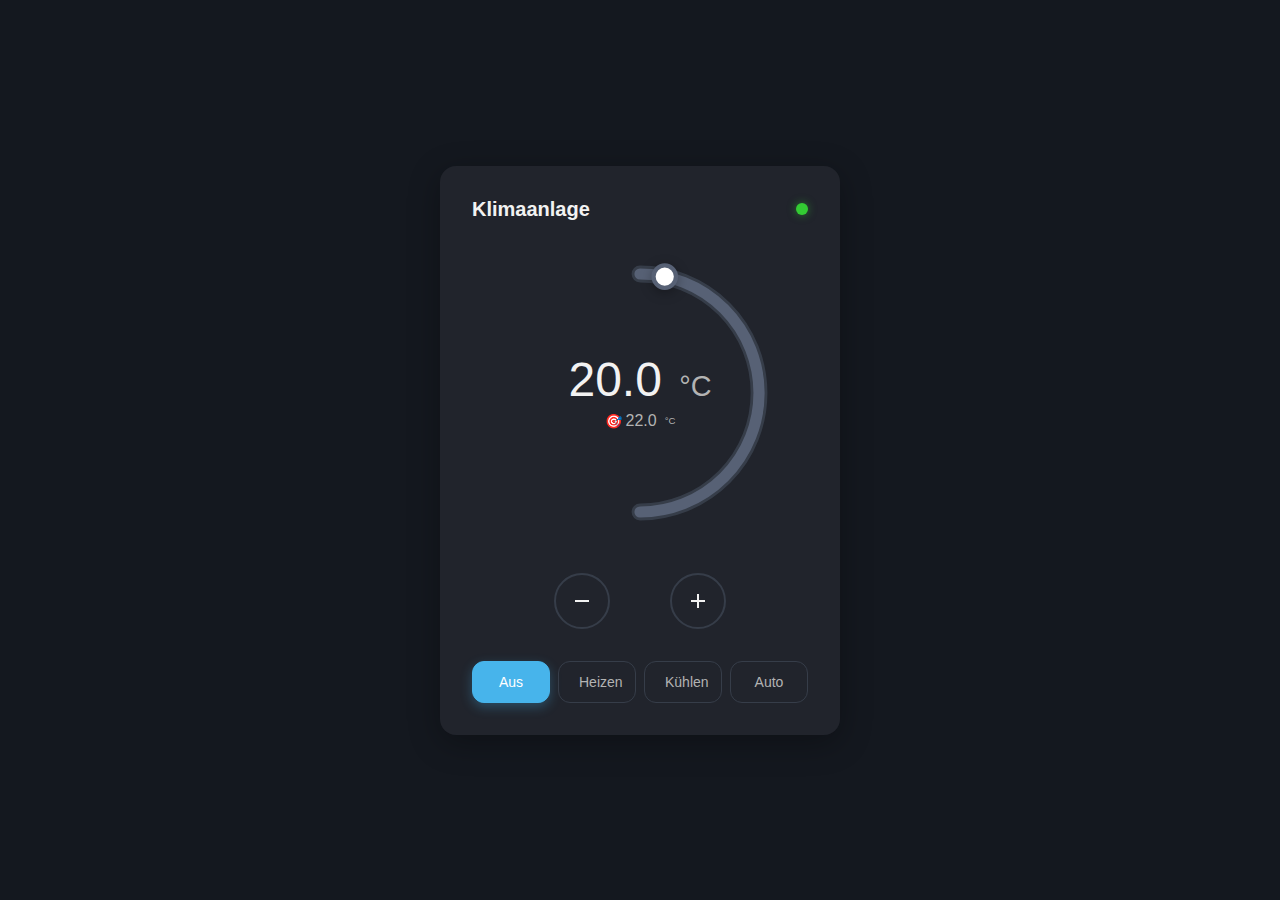
<file: index.html>
<!DOCTYPE html>
<html lang="de">
<head>
    <meta charset="UTF-8">
    <meta name="viewport" content="width=device-width, initial-scale=1.0">
    <title>Klimasteuerung</title>
    <link rel="stylesheet" href="index.css">
</head>
<body>
    <div class="climate-control">
        <!-- Header mit Titel -->
        <div class="header">
            <h2 class="title">Klimaanlage</h2>
            <div class="status-indicator"></div>
        </div>

        <!-- Hauptkreis mit Temperaturanzeige -->
        <div class="temperature-circle">
            <svg class="circle-progress" viewBox="0 0 200 200">
                <!-- Hintergrund Ring (mit Öffnung unten) -->
                <path 
                    id="backgroundRing"
                    d="M 100 15 A 85 85 0 1 1 100 185" 
                    fill="none" 
                    stroke="hsl(220 15% 25%)" 
                    stroke-width="12"
                    stroke-linecap="round"
                />
                <!-- Fortschritts Ring (Ist-Temperatur) -->
                <path 
                    id="progressRing"
                    d="M 100 15 A 85 85 0 1 1 100 185" 
                    fill="none" 
                    stroke="hsl(200 80% 60%)" 
                    stroke-width="8" 
                    stroke-linecap="round"
                    stroke-dasharray="445"
                    stroke-dashoffset="445"
                />
                <!-- Solltemperatur Marker (interaktiv) -->
                <circle 
                    id="targetMarker"
                    cx="100" 
                    cy="15" 
                    r="8" 
                    fill="white"
                    stroke="hsl(200 80% 60%)"
                    stroke-width="3"
                    style="cursor: pointer; filter: drop-shadow(0 2px 4px rgba(0,0,0,0.3))"
                />
                <!-- Unsichtbare Pfad für Drag-Bereich -->
                <path 
                    id="dragPath"
                    d="M 100 15 A 85 85 0 1 1 100 185" 
                    fill="none" 
                    stroke="transparent" 
                    stroke-width="30"
                    style="cursor: pointer"
                />
            </svg>

            <!-- Temperatur Display -->
            <div class="temperature-display">
                <div class="current-temp">
                    <span id="currentTemperature">20</span>
                    <span class="unit">°C</span>
                </div>
                <div class="target-temp">
                    <span class="target-icon">🎯</span>
                    <span id="targetTemperature">22</span>
                    <span class="unit">°C</span>
                </div>
            </div>
        </div>

        <!-- Temperatur Steuerung -->
        <div class="temperature-controls">
            <button class="temp-btn temp-decrease" id="decreaseTemp">
                <svg width="24" height="24" viewBox="0 0 24 24" fill="none" stroke="currentColor" stroke-width="2">
                    <line x1="5" y1="12" x2="19" y2="12"></line>
                </svg>
            </button>
            
            <button class="temp-btn temp-increase" id="increaseTemp">
                <svg width="24" height="24" viewBox="0 0 24 24" fill="none" stroke="currentColor" stroke-width="2">
                    <line x1="12" y1="5" x2="12" y2="19"></line>
                    <line x1="5" y1="12" x2="19" y2="12"></line>
                </svg>
            </button>
        </div>

        <!-- Modi Steuerung -->
        <div class="mode-controls">
            <div class="mode-buttons" id="modeButtons">
                <!-- Modi werden dynamisch geladen -->
            </div>
        </div>
    </div>

    <script src="index.js"></script>
</body>
</html>
</file>
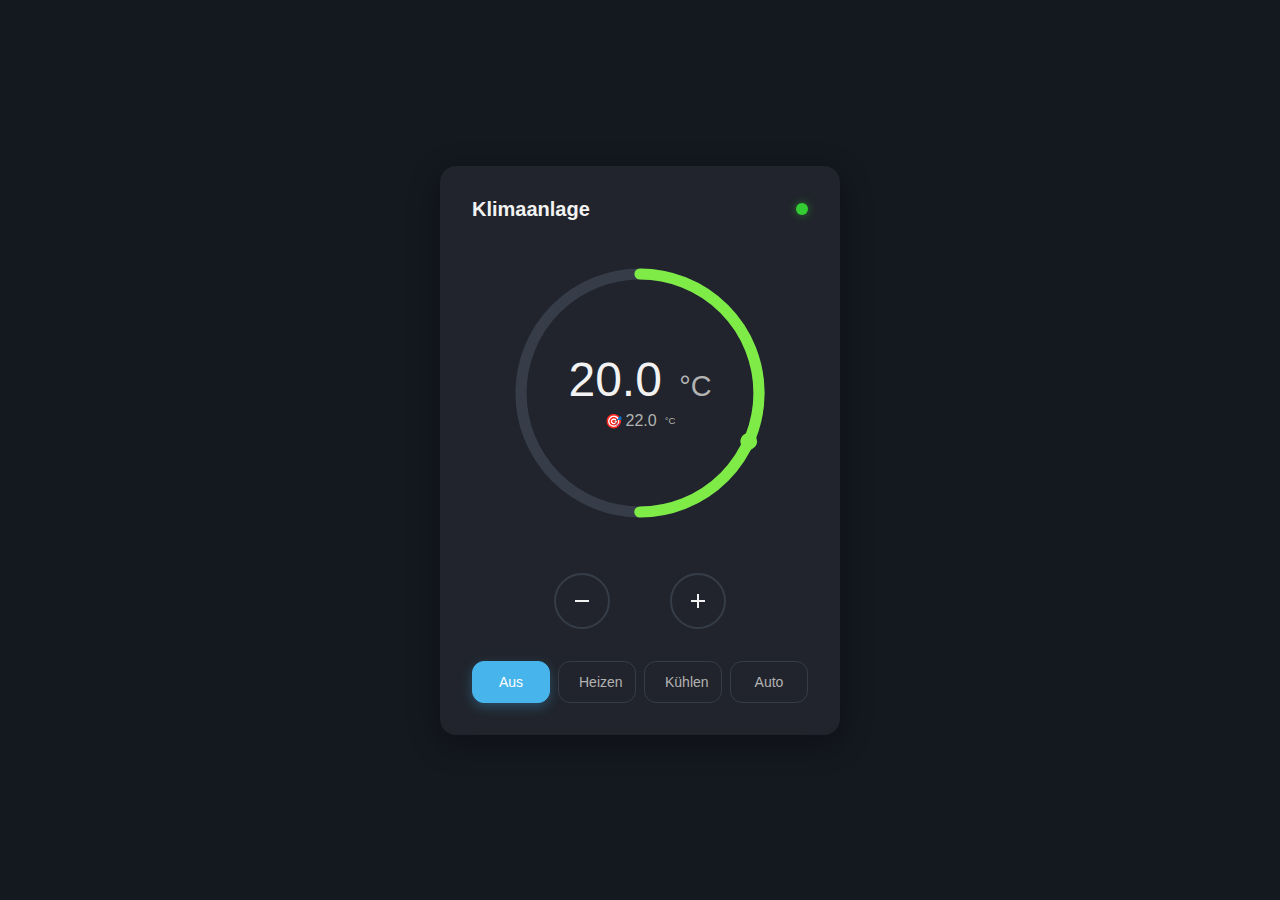
<file: ClimateControlTile/html/index.html>
<!DOCTYPE html>
<html lang="de">
<head>
    <meta charset="UTF-8">
    <meta name="viewport" content="width=device-width, initial-scale=1.0">
    <title>Klimasteuerung</title>
    <link rel="stylesheet" href="index.css">
</head>
<body>
    <div class="climate-control">
        <!-- Header mit Titel -->
        <div class="header">
            <h2 class="title">Klimaanlage</h2>
            <div class="status-indicator"></div>
        </div>

        <!-- Hauptkreis mit Temperaturanzeige -->
        <div class="temperature-circle">
            <svg class="circle-progress" viewBox="0 0 200 200">
                <!-- Hintergrund Kreis -->
                <circle 
                    cx="100" 
                    cy="100" 
                    r="85" 
                    fill="none" 
                    stroke="hsl(220 15% 25%)" 
                    stroke-width="8"
                />
                <!-- Fortschritts Kreis -->
                <circle 
                    id="progressCircle"
                    cx="100" 
                    cy="100" 
                    r="85" 
                    fill="none" 
                    stroke="hsl(200 80% 60%)" 
                    stroke-width="8" 
                    stroke-linecap="round"
                    stroke-dasharray="534.07"
                    stroke-dashoffset="534.07"
                    transform="rotate(-90 100 100)"
                />
                <!-- Temperatur Marker -->
                <circle 
                    id="temperatureMarker"
                    cx="100" 
                    cy="15" 
                    r="6" 
                    fill="hsl(200 80% 60%)"
                    transform="rotate(0 100 100)"
                />
            </svg>

            <!-- Temperatur Display -->
            <div class="temperature-display">
                <div class="current-temp">
                    <span id="currentTemperature">20</span>
                    <span class="unit">°C</span>
                </div>
                <div class="target-temp">
                    <span class="target-icon">🎯</span>
                    <span id="targetTemperature">22</span>
                    <span class="unit">°C</span>
                </div>
            </div>
        </div>

        <!-- Temperatur Steuerung -->
        <div class="temperature-controls">
            <button class="temp-btn temp-decrease" id="decreaseTemp">
                <svg width="24" height="24" viewBox="0 0 24 24" fill="none" stroke="currentColor" stroke-width="2">
                    <line x1="5" y1="12" x2="19" y2="12"></line>
                </svg>
            </button>
            
            <button class="temp-btn temp-increase" id="increaseTemp">
                <svg width="24" height="24" viewBox="0 0 24 24" fill="none" stroke="currentColor" stroke-width="2">
                    <line x1="12" y1="5" x2="12" y2="19"></line>
                    <line x1="5" y1="12" x2="19" y2="12"></line>
                </svg>
            </button>
        </div>

        <!-- Modi Steuerung -->
        <div class="mode-controls">
            <div class="mode-buttons" id="modeButtons">
                <!-- Modi werden dynamisch geladen -->
            </div>
        </div>
    </div>

    <script src="index.js"></script>
</body>
</html>
</file>
<file: index.css>
/* CSS Custom Properties für einfache Anpassung */
:root {
    --primary-color: 200 80% 60%; /* #4DA6FF */
    --secondary-color: 220 15% 25%; /* #363B47 */
    --background-dark: 220 20% 10%; /* #1A1D26 */
    --background-light: 220 15% 15%; /* #252A36 */
    --text-primary: 0 0% 95%; /* #F2F2F2 */
    --text-secondary: 0 0% 70%; /* #B3B3B3 */
    --success-color: 120 60% 50%; /* #4CAF50 */
    --warning-color: 40 90% 60%; /* #FF9800 */
    --error-color: 0 70% 60%; /* #F44336 */
    
    --border-radius: 16px;
    --transition: all 0.3s cubic-bezier(0.4, 0, 0.2, 1);
}

* {
    margin: 0;
    padding: 0;
    box-sizing: border-box;
}

body {
    font-family: -apple-system, BlinkMacSystemFont, 'Segoe UI', Roboto, sans-serif;
    background: hsl(var(--background-dark));
    color: hsl(var(--text-primary));
    min-height: 100vh;
    display: flex;
    align-items: center;
    justify-content: center;
    padding: 20px;
}

.climate-control {
    background: hsl(var(--background-light));
    border-radius: var(--border-radius);
    padding: 32px;
    max-width: 400px;
    width: 100%;
    box-shadow: 0 8px 32px hsla(0 0% 0% / 0.3);
    position: relative;
}

/* Header */
.header {
    display: flex;
    justify-content: space-between;
    align-items: center;
    margin-bottom: 32px;
}

.title {
    font-size: 20px;
    font-weight: 600;
    color: hsl(var(--text-primary));
}

.status-indicator {
    width: 12px;
    height: 12px;
    border-radius: 50%;
    background: hsl(var(--success-color));
    box-shadow: 0 0 8px hsla(var(--success-color) / 0.5);
    animation: pulse 2s infinite;
}

@keyframes pulse {
    0%, 100% { opacity: 1; }
    50% { opacity: 0.6; }
}

/* Temperatur Kreis */
.temperature-circle {
    position: relative;
    margin: 0 auto 40px;
    width: 280px;
    height: 280px;
    display: flex;
    align-items: center;
    justify-content: center;
}

.circle-progress {
    width: 100%;
    height: 100%;
    position: absolute;
    top: 0;
    left: 0;
    transition: var(--transition);
}

.temperature-display {
    text-align: center;
    z-index: 2;
    position: relative;
}

.current-temp {
    font-size: 48px;
    font-weight: 300;
    line-height: 1;
    margin-bottom: 8px;
    color: hsl(var(--text-primary));
}

.target-temp {
    font-size: 16px;
    color: hsl(var(--text-secondary));
    display: flex;
    align-items: center;
    justify-content: center;
    gap: 4px;
}

.target-icon {
    font-size: 14px;
}

.unit {
    font-size: 0.6em;
    margin-left: 4px;
    color: hsl(var(--text-secondary));
}

/* Temperatur Steuerung */
.temperature-controls {
    display: flex;
    justify-content: center;
    gap: 60px;
    margin-bottom: 32px;
}

.temp-btn {
    width: 56px;
    height: 56px;
    border-radius: 50%;
    border: 2px solid hsl(var(--secondary-color));
    background: transparent;
    color: hsl(var(--text-primary));
    cursor: pointer;
    display: flex;
    align-items: center;
    justify-content: center;
    transition: var(--transition);
    position: relative;
    overflow: hidden;
}

.temp-btn:hover {
    border-color: hsl(var(--primary-color));
    background: hsla(var(--primary-color) / 0.1);
    transform: scale(1.05);
}

.temp-btn:active {
    transform: scale(0.95);
}

.temp-btn:focus {
    outline: none;
    box-shadow: 0 0 0 3px hsla(var(--primary-color) / 0.3);
}

/* Ripple Effekt */
.temp-btn::before {
    content: '';
    position: absolute;
    top: 50%;
    left: 50%;
    width: 0;
    height: 0;
    border-radius: 50%;
    background: hsla(var(--primary-color) / 0.3);
    transform: translate(-50%, -50%);
    transition: width 0.3s, height 0.3s;
}

.temp-btn:active::before {
    width: 100px;
    height: 100px;
}

/* Modi Steuerung */
.mode-controls {
    margin-top: 24px;
}

.mode-buttons {
    display: flex;
    gap: 8px;
    flex-wrap: wrap;
    justify-content: center;
}

.mode-btn {
    padding: 12px 20px;
    border-radius: 12px;
    border: 1px solid hsl(var(--secondary-color));
    background: transparent;
    color: hsl(var(--text-secondary));
    cursor: pointer;
    font-size: 14px;
    font-weight: 500;
    transition: var(--transition);
    min-width: 64px;
    text-align: center;
    flex: 1;
    max-width: 120px;
}

.mode-btn:hover {
    border-color: hsl(var(--primary-color));
    color: hsl(var(--text-primary));
    background: hsla(var(--primary-color) / 0.1);
}

.mode-btn.active {
    background: hsl(var(--primary-color));
    border-color: hsl(var(--primary-color));
    color: white;
    box-shadow: 0 4px 12px hsla(var(--primary-color) / 0.3);
}

.mode-btn:focus {
    outline: none;
    box-shadow: 0 0 0 2px hsla(var(--primary-color) / 0.3);
}

/* Responsive Design */
@media (max-width: 480px) {
    .climate-control {
        padding: 24px;
        margin: 10px;
    }
    
    .temperature-circle {
        width: 240px;
        height: 240px;
    }
    
    .current-temp {
        font-size: 40px;
    }
    
    .temperature-controls {
        gap: 40px;
    }
    
    .temp-btn {
        width: 48px;
        height: 48px;
    }
    
    .mode-buttons {
        gap: 6px;
    }
    
    .mode-btn {
        padding: 10px 16px;
        font-size: 13px;
        min-width: 56px;
    }
}

/* Animationen */
@keyframes fadeIn {
    from {
        opacity: 0;
        transform: translateY(20px);
    }
    to {
        opacity: 1;
        transform: translateY(0);
    }
}

.climate-control {
    animation: fadeIn 0.6s ease-out;
}

/* Accessibility */
@media (prefers-reduced-motion: reduce) {
    *, *::before, *::after {
        animation-duration: 0.01ms !important;
        animation-iteration-count: 1 !important;
        transition-duration: 0.01ms !important;
    }
}

/* Focus Styles für bessere Accessibility */
.temp-btn:focus-visible,
.mode-btn:focus-visible {
    outline: 2px solid hsl(var(--primary-color));
    outline-offset: 2px;
}

/* Hover Effekte für Touch Devices deaktivieren */
@media (hover: none) {
    .temp-btn:hover,
    .mode-btn:hover {
        transform: none;
        background: transparent;
        border-color: inherit;
    }
    
    .temp-btn:hover {
        border-color: hsl(var(--secondary-color));
    }
    
    .mode-btn:hover {
        border-color: hsl(var(--secondary-color));
        color: hsl(var(--text-secondary));
    }
}

/* Loading State */
.loading {
    opacity: 0.6;
    pointer-events: none;
}

.loading .circle-progress {
    animation: rotate 2s linear infinite;
}

@keyframes rotate {
    from { transform: rotate(0deg); }
    to { transform: rotate(360deg); }
}
</file>
<file: ClimateControlTile/html/index.css>
/* CSS Custom Properties für einfache Anpassung */
:root {
    --primary-color: 200 80% 60%; /* #4DA6FF */
    --secondary-color: 220 15% 25%; /* #363B47 */
    --background-dark: 220 20% 10%; /* #1A1D26 */
    --background-light: 220 15% 15%; /* #252A36 */
    --text-primary: 0 0% 95%; /* #F2F2F2 */
    --text-secondary: 0 0% 70%; /* #B3B3B3 */
    --success-color: 120 60% 50%; /* #4CAF50 */
    --warning-color: 40 90% 60%; /* #FF9800 */
    --error-color: 0 70% 60%; /* #F44336 */
    
    --border-radius: 16px;
    --transition: all 0.3s cubic-bezier(0.4, 0, 0.2, 1);
}

* {
    margin: 0;
    padding: 0;
    box-sizing: border-box;
}

body {
    font-family: -apple-system, BlinkMacSystemFont, 'Segoe UI', Roboto, sans-serif;
    background: hsl(var(--background-dark));
    color: hsl(var(--text-primary));
    min-height: 100vh;
    display: flex;
    align-items: center;
    justify-content: center;
    padding: 20px;
}

.climate-control {
    background: hsl(var(--background-light));
    border-radius: var(--border-radius);
    padding: 32px;
    max-width: 400px;
    width: 100%;
    box-shadow: 0 8px 32px hsla(0 0% 0% / 0.3);
    position: relative;
}

/* Header */
.header {
    display: flex;
    justify-content: space-between;
    align-items: center;
    margin-bottom: 32px;
}

.title {
    font-size: 20px;
    font-weight: 600;
    color: hsl(var(--text-primary));
}

.status-indicator {
    width: 12px;
    height: 12px;
    border-radius: 50%;
    background: hsl(var(--success-color));
    box-shadow: 0 0 8px hsla(var(--success-color) / 0.5);
    animation: pulse 2s infinite;
}

@keyframes pulse {
    0%, 100% { opacity: 1; }
    50% { opacity: 0.6; }
}

/* Temperatur Kreis */
.temperature-circle {
    position: relative;
    margin: 0 auto 40px;
    width: 280px;
    height: 280px;
    display: flex;
    align-items: center;
    justify-content: center;
}

.circle-progress {
    width: 100%;
    height: 100%;
    position: absolute;
    top: 0;
    left: 0;
    transition: var(--transition);
}

.temperature-display {
    text-align: center;
    z-index: 2;
    position: relative;
}

.current-temp {
    font-size: 48px;
    font-weight: 300;
    line-height: 1;
    margin-bottom: 8px;
    color: hsl(var(--text-primary));
}

.target-temp {
    font-size: 16px;
    color: hsl(var(--text-secondary));
    display: flex;
    align-items: center;
    justify-content: center;
    gap: 4px;
}

.target-icon {
    font-size: 14px;
}

.unit {
    font-size: 0.6em;
    margin-left: 4px;
    color: hsl(var(--text-secondary));
}

/* Temperatur Steuerung */
.temperature-controls {
    display: flex;
    justify-content: center;
    gap: 60px;
    margin-bottom: 32px;
}

.temp-btn {
    width: 56px;
    height: 56px;
    border-radius: 50%;
    border: 2px solid hsl(var(--secondary-color));
    background: transparent;
    color: hsl(var(--text-primary));
    cursor: pointer;
    display: flex;
    align-items: center;
    justify-content: center;
    transition: var(--transition);
    position: relative;
    overflow: hidden;
}

.temp-btn:hover {
    border-color: hsl(var(--primary-color));
    background: hsla(var(--primary-color) / 0.1);
    transform: scale(1.05);
}

.temp-btn:active {
    transform: scale(0.95);
}

.temp-btn:focus {
    outline: none;
    box-shadow: 0 0 0 3px hsla(var(--primary-color) / 0.3);
}

/* Ripple Effekt */
.temp-btn::before {
    content: '';
    position: absolute;
    top: 50%;
    left: 50%;
    width: 0;
    height: 0;
    border-radius: 50%;
    background: hsla(var(--primary-color) / 0.3);
    transform: translate(-50%, -50%);
    transition: width 0.3s, height 0.3s;
}

.temp-btn:active::before {
    width: 100px;
    height: 100px;
}

/* Modi Steuerung */
.mode-controls {
    margin-top: 24px;
}

.mode-buttons {
    display: flex;
    gap: 8px;
    flex-wrap: wrap;
    justify-content: center;
}

.mode-btn {
    padding: 12px 20px;
    border-radius: 12px;
    border: 1px solid hsl(var(--secondary-color));
    background: transparent;
    color: hsl(var(--text-secondary));
    cursor: pointer;
    font-size: 14px;
    font-weight: 500;
    transition: var(--transition);
    min-width: 64px;
    text-align: center;
    flex: 1;
    max-width: 120px;
}

.mode-btn:hover {
    border-color: hsl(var(--primary-color));
    color: hsl(var(--text-primary));
    background: hsla(var(--primary-color) / 0.1);
}

.mode-btn.active {
    background: hsl(var(--primary-color));
    border-color: hsl(var(--primary-color));
    color: white;
    box-shadow: 0 4px 12px hsla(var(--primary-color) / 0.3);
}

.mode-btn:focus {
    outline: none;
    box-shadow: 0 0 0 2px hsla(var(--primary-color) / 0.3);
}

/* Responsive Design */
@media (max-width: 480px) {
    .climate-control {
        padding: 24px;
        margin: 10px;
    }
    
    .temperature-circle {
        width: 240px;
        height: 240px;
    }
    
    .current-temp {
        font-size: 40px;
    }
    
    .temperature-controls {
        gap: 40px;
    }
    
    .temp-btn {
        width: 48px;
        height: 48px;
    }
    
    .mode-buttons {
        gap: 6px;
    }
    
    .mode-btn {
        padding: 10px 16px;
        font-size: 13px;
        min-width: 56px;
    }
}

/* Animationen */
@keyframes fadeIn {
    from {
        opacity: 0;
        transform: translateY(20px);
    }
    to {
        opacity: 1;
        transform: translateY(0);
    }
}

.climate-control {
    animation: fadeIn 0.6s ease-out;
}

/* Accessibility */
@media (prefers-reduced-motion: reduce) {
    *, *::before, *::after {
        animation-duration: 0.01ms !important;
        animation-iteration-count: 1 !important;
        transition-duration: 0.01ms !important;
    }
}

/* Focus Styles für bessere Accessibility */
.temp-btn:focus-visible,
.mode-btn:focus-visible {
    outline: 2px solid hsl(var(--primary-color));
    outline-offset: 2px;
}

/* Hover Effekte für Touch Devices deaktivieren */
@media (hover: none) {
    .temp-btn:hover,
    .mode-btn:hover {
        transform: none;
        background: transparent;
        border-color: inherit;
    }
    
    .temp-btn:hover {
        border-color: hsl(var(--secondary-color));
    }
    
    .mode-btn:hover {
        border-color: hsl(var(--secondary-color));
        color: hsl(var(--text-secondary));
    }
}

/* Loading State */
.loading {
    opacity: 0.6;
    pointer-events: none;
}

.loading .circle-progress {
    animation: rotate 2s linear infinite;
}

@keyframes rotate {
    from { transform: rotate(0deg); }
    to { transform: rotate(360deg); }
}
</file>
